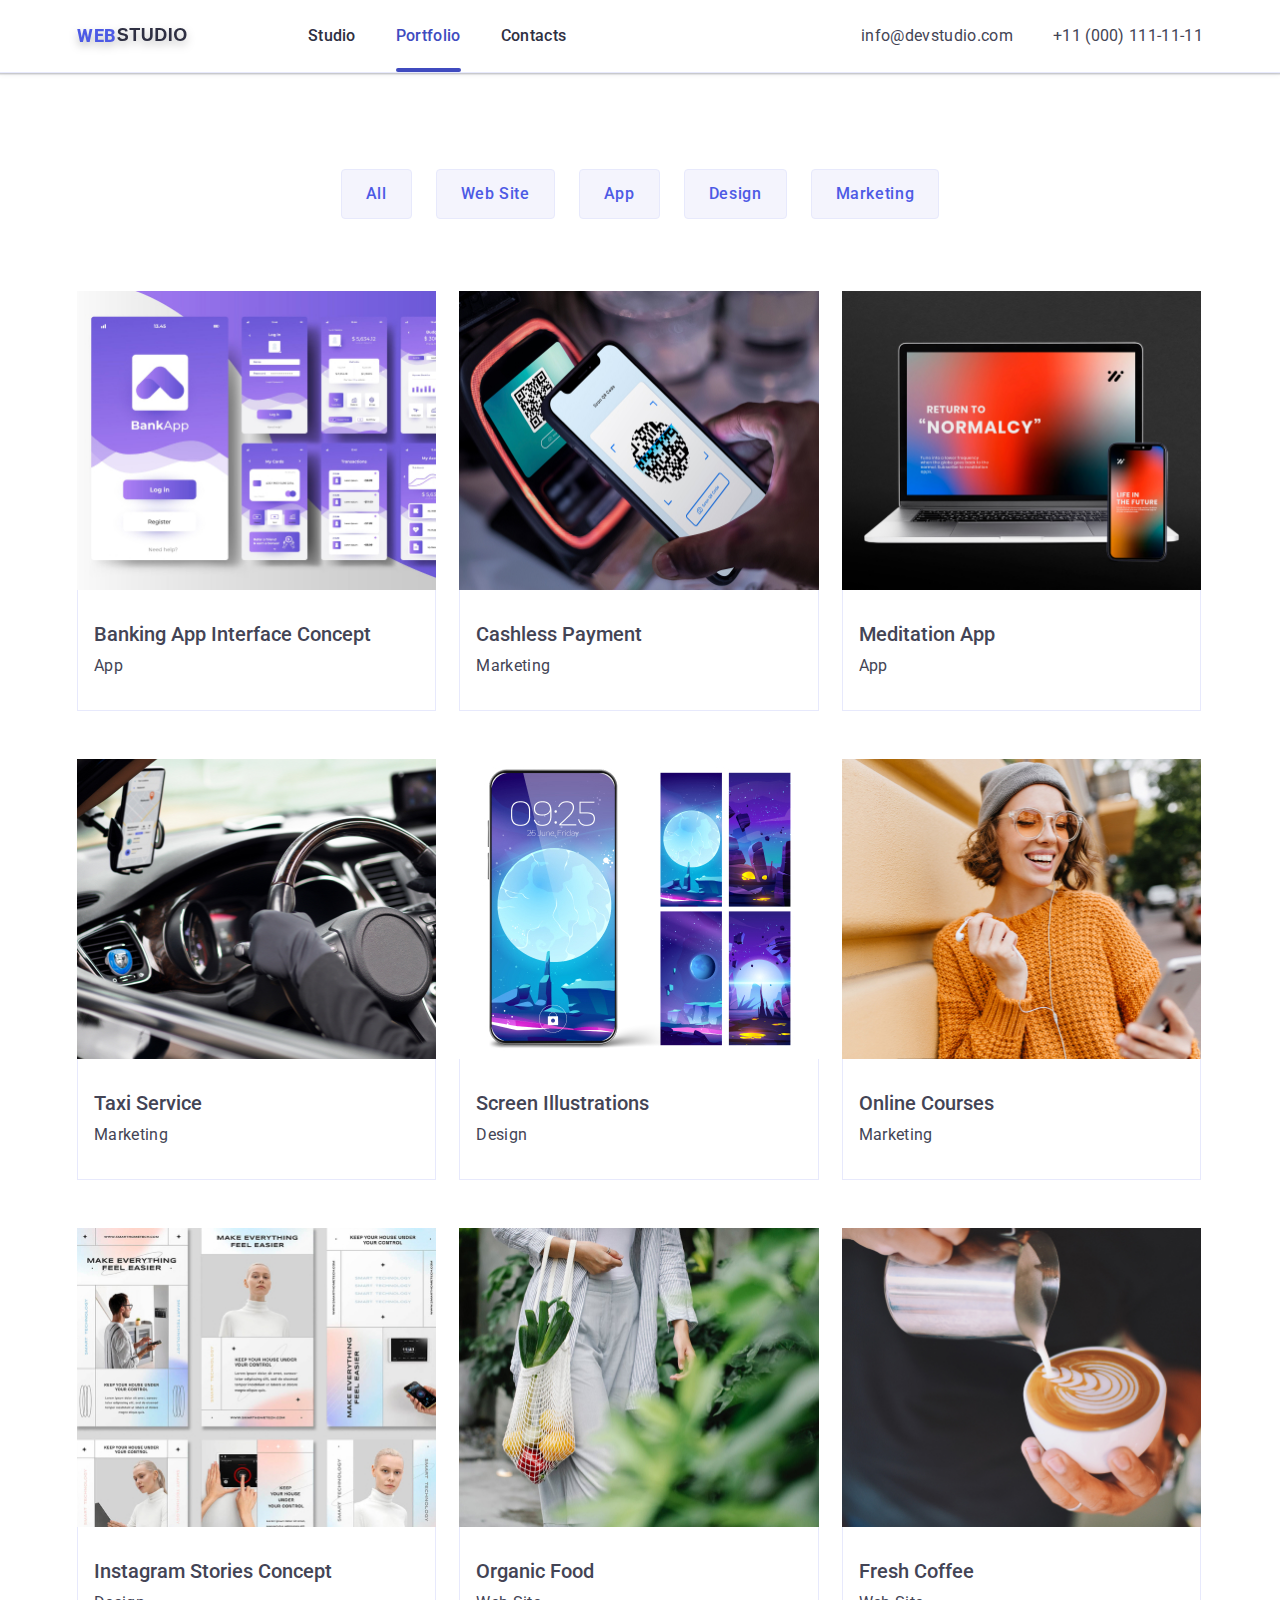
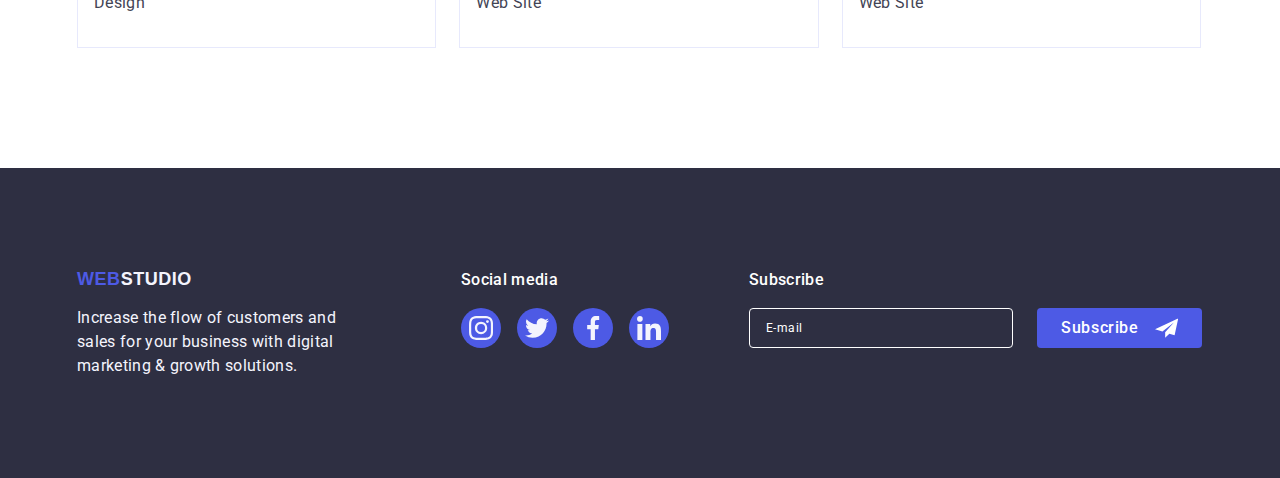
<file: portfolio.html>
<!DOCTYPE html>
<html lang="en">
  <head>
    <meta charset="UTF-8" />
    <meta http-equiv="X-UA-Compatible" content="IE=edge" />
    <meta name="viewport" content="width=device-width, initial-scale=1.0" />
    <title>Студія</title>
    <link rel="preconnect" href="https://fonts.googleapis.com" />
    <link rel="preconnect" href="https://fonts.gstatic.com" crossorigin />
    <link
      href="https://fonts.googleapis.com/css2?family=Raleway:wght@800&family=Roboto:wght@400;500;700;900&display=swap"
      rel="stylesheet"
    />
    <link
      href="https://cdn.jsdelivr.net/npm/modern-normalize@1.1.0/modern-normalize.min.css"
      rel="stylesheet"
    />
    <link rel="stylesheet" href="./css/styles.css" />
  </head>

  <body>
    <!-- header -->

    <header class="header">
      <div class="header-container container">
        <nav class="header-container header-nav">
          <!-- logo -->
          <a class="logo-link link" href="./index.html"
            >Web<span class="header-logo">Studio</span>
          </a>
          <!-- navigation -->
          <ul class="nav-list list">
            <li class="nav-list-item">
              <a class="nav-link link" href="./index.html">Studio</a>
            </li>
            <li class="nav-list-item">
              <a class="nav-link portfolio-current link" href="./portfolio.html"
                >Portfolio</a
              >
            </li>
            <li class="nav-list-item">
              <a class="nav-link link" href="">Contacts</a>
            </li>
          </ul>
        </nav>
        <!-- Contacts -->

        <address class="header-contacts">
          <ul class="contacts-list list">
            <li class="link list">
              <a
                class="contacts-link link list"
                href="mailto:info@devstudio.com"
                >info@devstudio.com</a
              >
            </li>
            <li class="link list">
              <a class="contacts-link link list" href="tel:+110001111111"
                >+11 (000) 111-11-11</a
              >
            </li>
          </ul>
        </address>
      </div>
    </header>
    <!-- main -->

    <main>
      <!-- 1/hero section( first section ) -->

      <section class="portfolio">
        <div class="container">
          <h1 class="visually-hidden">Main page of Portfolio</h1>
          <ul class="list portfolio-main-btn">
            <li>
              <button class="portfolio-btn button" type="button">All</button>
            </li>
            <li>
              <button class="portfolio-btn button" type="button">
                Web Site
              </button>
            </li>
            <li>
              <button class="portfolio-btn button" type="button">App</button>
            </li>
            <li>
              <button class="portfolio-btn button" type="button">Design</button>
            </li>
            <li>
              <button class="portfolio-btn" type="button">Marketing</button>
            </li>
          </ul>

          <!-- Navigation menu -->
          <ul class="portfolio-container list">
            <li class="portfolio-elements">
              <a class="link portfolio-element" href="">
                <div class="portfolio-slider">
                  <img
                    class="portfolio-link"
                    src="./images/portfolioimghw2/img1.jpg"
                    alt="Banking App Interface Concept"
                    width="360"
                  />
                  <div class="overlay">
                    <p class="portfolio-label">
                      14 Stylish and User-Friendly App Design Concepts · Task
                      Manager App · Calorie Tracker App · Exotic Fruit Ecommerce
                      App · Cloud Storage App
                    </p>
                  </div>
                </div>
                <div class="card-item">
                  <h2 class="title">Banking App Interface Concept</h2>
                  <p class="portfolio-photo-txt">App</p>
                </div>
              </a>
            </li>
            <li class="portfolio-elements">
              <a class="link portfolio-element" href="">
                <div class="portfolio-slider">
                  <img
                    class="portfolio-link"
                    src="./images/portfolioimghw2/img2.jpg"
                    alt="Aplication"
                    width="360"
                  />
                  <div class="overlay">
                    <p class="portfolio-label">
                      14 Stylish and User-Friendly App Design Concepts · Task
                      Manager App · Calorie Tracker App · Exotic Fruit Ecommerce
                      App · Cloud Storage App
                    </p>
                  </div>
                </div>
                <div class="card-item">
                  <h2 class="title">Cashless Payment</h2>
                  <p class="portfolio-photo-txt">Marketing</p>
                </div>
              </a>
            </li>
            <li class="portfolio-elements">
              <a class="link portfolio-element" href="">
                <div class="portfolio-slider">
                  <img
                    class="portfolio-link"
                    src="./images/portfolioimghw2/img3.jpg"
                    alt="Cashless Payment"
                    width="360"
                  />
                  <div class="overlay">
                    <p class="portfolio-label">
                      14 Stylish and User-Friendly App Design Concepts · Task
                      Manager App · Calorie Tracker App · Exotic Fruit Ecommerce
                      App · Cloud Storage App
                    </p>
                  </div>
                </div>
                <div class="card-item">
                  <h2 class="title">Meditation App</h2>
                  <p class="portfolio-photo-txt">App</p>
                </div>
              </a>
            </li>
            <li class="portfolio-elements">
              <a class="link portfolio-element" href="">
                <div class="portfolio-slider">
                  <img
                    class="portfolio-link"
                    src="./images/portfolioimghw2/img4.jpg"
                    alt="Taxi Service"
                    width="360"
                  />
                  <div class="overlay">
                    <p class="portfolio-label">
                      14 Stylish and User-Friendly App Design Concepts · Task
                      Manager App · Calorie Tracker App · Exotic Fruit Ecommerce
                      App · Cloud Storage App
                    </p>
                  </div>
                </div>
                <div class="card-item">
                  <h2 class="title">Taxi Service</h2>
                  <p class="portfolio-photo-txt">Marketing</p>
                </div>
              </a>
            </li>
            <li class="portfolio-elements">
              <a class="link portfolio-element" href="">
                <div class="portfolio-slider">
                  <img
                    class="portfolio-link"
                    src="./images/portfolioimghw2/img5.jpg"
                    alt="Moon on the phone"
                    width="360"
                  />
                  <div class="overlay">
                    <p class="portfolio-label">
                      14 Stylish and User-Friendly App Design Concepts · Task
                      Manager App · Calorie Tracker App · Exotic Fruit Ecommerce
                      App · Cloud Storage App
                    </p>
                  </div>
                </div>
                <div class="card-item">
                  <h2 class="title">Screen Illustrations</h2>
                  <p class="portfolio-photo-txt">Design</p>
                </div>
              </a>
            </li>
            <li class="portfolio-elements">
              <a class="link portfolio-element" href="">
                <div class="portfolio-slider">
                  <img
                    class="portfolio-link"
                    src="./images/portfolioimghw2/img6.jpg"
                    alt="Happy woman"
                    width="360"
                  />
                  <div class="overlay">
                    <p class="portfolio-label">
                      14 Stylish and User-Friendly App Design Concepts · Task
                      Manager App · Calorie Tracker App · Exotic Fruit Ecommerce
                      App · Cloud Storage App
                    </p>
                  </div>
                </div>
                <div class="card-item">
                  <h2 class="title">Online Courses</h2>
                  <p class="portfolio-photo-txt">Marketing</p>
                </div>
              </a>
            </li>
            <li class="portfolio-elements">
              <a class="link portfolio-element" href="">
                <div class="portfolio-slider">
                  <img
                    class="portfolio-link"
                    src="./images/portfolioimghw2/img7.jpg"
                    alt="Instagram pages"
                    width="360"
                  />
                  <div class="overlay">
                    <p class="portfolio-label">
                      14 Stylish and User-Friendly App Design Concepts · Task
                      Manager App · Calorie Tracker App · Exotic Fruit Ecommerce
                      App · Cloud Storage App
                    </p>
                  </div>
                </div>
                <div class="card-item">
                  <h2 class="title">Instagram Stories Concept</h2>
                  <p class="portfolio-photo-txt">Design</p>
                </div>
              </a>
            </li>
            <li class="portfolio-elements">
              <a class="link portfolio-element" href="">
                <div class="portfolio-slider">
                  <img
                    class="portfolio-link"
                    src="./images/portfolioimghw2/img8.jpg"
                    alt="woman and vegetables"
                    width="360"
                  />
                  <div class="overlay">
                    <p class="portfolio-label">
                      14 Stylish and User-Friendly App Design Concepts · Task
                      Manager App · Calorie Tracker App · Exotic Fruit Ecommerce
                      App · Cloud Storage App
                    </p>
                  </div>
                </div>
                <div class="card-item">
                  <h2 class="title">Organic Food</h2>
                  <p class="portfolio-photo-txt">Web Site</p>
                </div>
              </a>
            </li>
            <li class="portfolio-elements">
              <a class="link portfolio-element" href="">
                <div class="portfolio-slider">
                  <img
                    class="portfolio-link"
                    src="./images/portfolioimghw2/img9.jpg"
                    alt="barman"
                    width="360"
                  />
                  <div class="overlay">
                    <p class="portfolio-label">
                      14 Stylish and User-Friendly App Design Concepts · Task
                      Manager App · Calorie Tracker App · Exotic Fruit Ecommerce
                      App · Cloud Storage App
                    </p>
                  </div>
                </div>
                <div class="card-item">
                  <h2 class="title">Fresh Coffee</h2>
                  <p class="portfolio-photo-txt">Web Site</p>
                </div>
              </a>
            </li>
          </ul>
        </div>
      </section>
    </main>

    <!-- footer -->

    <footer class="footer">
      <div class="container footer-main-container">
        <div class="footer-logo-container">
          <a class="footer-link link" href="./index.html">
            Web<span class="footer-logo logo">Studio</span>
          </a>
          <p class="footer-txt">
            Increase the flow of customers and sales for your business with
            digital marketing & growth solutions.
          </p>
        </div>
        <div class="footer-socials">
          <p class="footel-socail-txt">Social media</p>
          <ul class="footer-social list">
            <li class="socials-item">
              <a
                class="social-link link"
                href="https://www.instagram.com/"
                target="_blank"
                rel="noopener noreferrer"
                aria-label="Instagram icon"
              >
                <svg class="socials-icon" width="24" height="24">
                  <use href="./images/icons.svg#icon-instagram"></use>
                </svg>
              </a>
            </li>
            <li class="socials-item">
              <a
                class="social-link link"
                href="https://twitter.com/?lang=ru"
                target="_blank"
                rel="noopener noreferrer"
                aria-label="Twitter icon"
              >
                <svg class="socials-icon" width="24" height="24">
                  <use href="./images/icons.svg#icon-twitter"></use>
                </svg>
              </a>
            </li>
            <li class="socials-item">
              <a
                class="social-link link"
                href="https://uk-ua.facebook.com/"
                target="_blank"
                rel="noopener nereferrer"
                aria-label="Facebook icon"
              >
                <svg class="socials-icon" width="24" height="24">
                  <use href="./images/icons.svg#icon-facebook"></use>
                </svg>
              </a>
            </li>
            <li class="socials-item">
              <a
                class="social-link link"
                href="https://www.linkedin.com/"
                target="_blank"
                rel="noopener noreferrer"
                aria-label="Linkedin icon"
              >
                <svg class="socials-icon" width="24" height="24">
                  <use href="./images/icons.svg#icon-linkedin"></use>
                </svg>
              </a>
            </li>
          </ul>
        </div>
        <div class="footer-input">
          <p class="footer-input-label">Subscribe</p>
          <form class="footer-form-div">
            <label for="subscribe_email">
              <input
                class="footer-input-email"
                type="email"
                name="subscribe_email"
                id="subscribe_email"
                placeholder="E-mail"
              />
            </label>
            <button class="footer-input-btn" type="submit">
              Subscribe
              <svg class="footer-input-icon" width="24" height="24">
                <use href="./images/icons.svg#icon-Frametg"></use>
              </svg>
            </button>
          </form>
        </div>
      </div>
    </footer>
  </body>
</html>
</file>
<file: css/styles.css>
@font-face {
  font-family: 'Raleway';
  font-style: normal;
  font-weight: 800;
  font-display: swap;
  src: url(https://fonts.gstatic.com/s/raleway/v28/1Ptxg8zYS_SKggPN4iEgvnHyvveLxVtapbCFPrEVIT9d0c-dYA.woff2)
    format('woff2');
  unicode-range: U+0460-052F, U+1C80-1C88, U+20B4, U+2DE0-2DFF, U+A640-A69F,
    U+FE2E-FE2F;
}

:root {
  --color-iris: #4d5ae5;
  --color-ocean: #404bbf;
  --color-navy-blue: #2e2f42;
  --color-green: #31d0aa;
  --color-slate: #434455;
  --color-light-slate: #8e8f99;
  --color-cornflower: #e7e9fc;
  --color-cloud: #f4f4fd;
  --color-navy-blue-modal: #2e2f42;
  --color-grey: #2e2f42;
  --color-white: #ffffff;
  --color-dairy: #fcfcfc;
  /* Fonts */
  --primary-font: Roboto, sans-serif;
  --secondary-font: Raleway, sans-serif;
  /* Animation */
  --anim-standart: 250ms cubic-bezier(0.4, 0, 0.2, 1);
}

/**
  |============================
  | Reset start
  |============================
*/
.list {
  list-style: none;
}

.link {
  text-decoration: none;
}

h1,
h2,
h3,
h4,
h5,
h6,
p {
  margin: 0;
}

a {
  text-decoration: none;
  color: currentColor;
}

ul,
ol {
  margin: 0;
  padding: 0;
}

img {
  display: block;
  max-width: 100%;
  height: auto;
}

button {
  font-family: inherit;
  color: currentColor;
  cursor: pointer;
}
/**
  |============================
  | Reset end
  |============================
*/

/**
  |============================
  | <Base styles
  |============================
*/

body {
  font-family: var(--primary-font), sans-serif;
  font-size: 16px;
  line-height: 24px;
  color: var(--color-slate);
  background-color: var(--color-white);
}

.link {
  text-decoration: none;
}

.list {
  list-style: none;
}

/**
  |============================
  | /Base styles>
  |============================
*/

/**
  |============================
  | <Basic settings
  |============================
*/

.img {
  display: block;
  max-width: 100%;
  height: auto;
}

/* Phone styles */

.container {
  min-width: 320px;
  max-width: 428px;
  margin-left: auto;
  margin-right: auto;
  padding-left: 16px;
  padding-right: 16px;

  /* outline: 2px solid tomato; */
}

/* Tablet styles */
@media only screen and (min-width: 768px) {
  .container {
    max-width: 768px;
  }
}

/* Desctop styles */
@media only screen and (min-width: 1158px) {
  .container {
    max-width: 1158px;
  }
}

.section {
  padding-top: 96px;
  padding-bottom: 96px;
  /* padding-bottom: 120px; */
}

.title {
  font-size: 20px;
  margin-top: 0;
  margin-bottom: 8px;
  font-weight: 500;
  line-height: 24px;
}

.visually-hidden {
  position: absolute;
  width: 1px;
  height: 1px;
  margin: -1px;
  border: 0;
  padding: 0;

  white-space: nowrap;
  clip-path: inset(100%);
  clip: rect(0 0 0 0);
  overflow: hidden;
}

/**
  |============================
  | /Basic settings>
  |============================
*/
/**
  |============================
  | <Header
  |============================
*/

.header {
  border-bottom: 1px solid #e7e9fc;
  box-shadow: 0px 2px 1px rgba(46, 47, 66, 0.08),
    0px 1px 1px rgba(46, 47, 66, 0.16), 0px 1px 6px rgba(46, 47, 66, 0.08);
}

.header-container {
  display: flex;
  align-items: center;
}

.nav {
  display: flex;
  align-items: center;
  gap: 40px;
}

.header-nav > a {
  font-size: 18px;
  font-weight: 800;
  line-height: 1.17;
  display: flex;
  align-items: center;
  letter-spacing: 0.03em;
  text-transform: uppercase;
}

.logo-link {
  /* font-family: var(--secondary-font), sans-serif;
  font-weight: 800;
  font-size: 18px;
  line-height: 1.17;
  letter-spacing: 0.03em;
  padding-top: 24px;
  padding-bottom: 22px; */
  color: var(--color-iris);
  text-decoration: none;
  text-transform: uppercase;
  filter: drop-shadow(0px 4px 4px rgba(0, 0, 0, 0.25));

  transition-property: color;
  transition-duration: 250ms;
  transition-timing-function: cubic-bezier(0.4, 0, 0.2, 1);
}
.logo-link:hover,
.logo-link:focus {
  color: var(--color-ocean);
}

@media screen and (max-width: 768px) {
  .logo-link {
    padding-top: 24px;
    padding-bottom: 22px;
  }
}

@media screen and (min-width: 768px) and (max-width: 1157px) {
  .logo-link {
    margin-right: 96px;
    /* margin-top: 24px;
    margin-bottom: 24px; */
    /* margin-left: 16px; */
  }
}

@media screen and (min-width: 1158px) {
  .logo-link {
    margin-right: 120px;
  }
}

.header-logo {
  font-family: var(--secondary-font), sans-serif;
  color: var(--color-navy-blue);
  text-decoration: none;
  text-transform: uppercase;
  margin-right: auto;
}

.nav-list-item {
  position: relative;
}

.nav-link {
  display: block;
  padding-top: 24px;
  padding-bottom: 24px;
  font-weight: 500;
  font-size: 16px;
  line-height: 1.5;
  letter-spacing: 0.02em;
  color: var(--color-navy-blue);
  transition-property: color;
  transition-duration: 250ms;
  transition-timing-function: cubic-bezier(0.4, 0, 0.2, 1);
}

.nav-link:hover,
.nav-link:focus {
  color: var(--color-ocean);
}

.nav-link::after {
  content: '';
  display: block;
  position: absolute;
  bottom: 0px;
  left: 0;

  width: 100%;
  height: 4px;
  border-radius: 2px;
  /* color: var(--color-ocean); */
  /* backgrond-color: var(--color-ocean); */
}
.nav-link.current {
  color: var(--color-ocean);
}

.nav-link.current::after,
.nav-link.current:hover::after,
.nav-link.current:focus::after {
  background-color: var(--color-ocean);
}

.nav-link.portfolio-current {
  color: var(--color-ocean);
}

.nav-link.portfolio-current::after,
.nav-link.portfolio-current:hover::after,
.nav-link.portfolio-current:focus::after {
  background-color: var(--color-ocean);
}

.nav-list {
  display: flex;
  align-items: center;
  gap: 40px;
}

@media screen and (max-width: 767px) {
  .nav-list {
    display: none;
  }
}

.header-contacts {
  font-style: normal;
  margin-left: auto;
}

.contacts-list {
  display: block;
  gap: 40px;
}

@media screen and (min-width: 1158px) {
  .contacts-list {
    display: flex;
    align-items: center;
  }
}

@media screen and (max-width: 767px) {
  .contacts-list {
    display: none;
  }
}

@media screen and (min-width: 768px) and (max-width: 1157px) {
  .contacts-list {
    display: flex;
    flex-direction: column;
    font-size: 14px;
    line-height: 1.17;
    letter-spacing: 0.04em;
    gap: 12px;
  }
}

.contacts-link {
  display: block;
  font-weight: 400;
  font-size: 16px;
  line-height: 1.5;
  letter-spacing: 0.02em;
  color: var(--color-slate);
  text-decoration: none;

  transition-property: color;
  transition-duration: 250ms;
  transition-timing-function: cubic-bezier(0.4, 0, 0.2, 1);
}

.contacts-link:hover,
.contacts-link:focus {
  color: var(--color-ocean);
}

@media screen and (max-width: 1157px) {
  .contacts-link {
    font-weight: 400;
    font-size: 12px;
    line-height: 1.17;
    letter-spacing: 0.04em;
  }
}

/**
  |============================
  | /Header>
  |============================
*/

/**
  |============================
  | <Hero
  |============================
*/

.hero-section {
  background-color: var(--color-navy-blue);
  text-align: center;
  padding-top: 112px;
  padding-bottom: 112px;
}

@media screen and (min-width: 1158px) {
  .hero-section {
    padding-top: 188px;
    padding-bottom: 188px;
  }
}

.hero-overlay {
  margin-left: auto;
  margin-right: auto;
  background-size: cover;
  background-position: center;
  background-repeat: no-repeat;
}

/* Mobile hero version */

@media screen and (min-device-pixel-ration: 2) and (max-width: 767px),
  screen and (min-resolution: 192dpi) and (max-width: 767px),
  screen and (min-resolution: 2dppx) and (max-width: 767px) {
  .hero-overlay {
    background-image: linear-gradient(
        rgba(46, 47, 66, 0.7),
        rgba(46, 47, 66, 0.7)
      ),
      url('../images/hero-mobile/Dark-bg_mob@2x.jpg');
  }
}

@media screen and (max-width: 767px) {
  .hero-overlay {
    background-image: linear-gradient(
        rgba(46, 47, 66, 0.7),
        rgba(46, 47, 66, 0.7)
      ),
      url('../images/hero-mobile/Dark-bg_mob@1x.jpg');
    /* max-width: 428px; */
    min-height: 432px;
  }
}

/* Tablet hero version */

@media screen and (min-device-pixel-ration: 2) and (min-width: 768px),
  screen and (min-resolution: 192dpi) and (min-width: 768px),
  screen and (min-resolution: 2dppx) and (min-width: 768px) {
  .hero-overlay {
    background-image: linear-gradient(
        rgba(46, 47, 66, 0.7),
        rgba(46, 47, 66, 0.7)
      ),
      url('../images/hero-tab/Dark-bg_tab@2x.jpg');
  }
}

@media screen and (min-width: 768px) {
  .hero-overlay {
    background-image: linear-gradient(
        rgba(46, 47, 66, 0.7),
        rgba(46, 47, 66, 0.7)
      ),
      url('../images/hero-tab/Dark-bg_tab@1x.jpg');
    /* max-width: 768px; */
    min-height: 436px;
  }
}

/* Desktop hero version */

@media screen and (min-device-pixel-ration: 2) and (min-width: 1158px),
  screen and (min-resolution: 192dpi) and (min-width: 1158px),
  screen and (min-resolution: 2dppx) and (min-width: 1158px) {
  .hero-overlay {
    background-image: linear-gradient(
        rgba(46, 47, 66, 0.7),
        rgba(46, 47, 66, 0.7)
      ),
      url('../images/hero-desc/office_desc@2x.jpg');
  }
}

@media screen and (min-width: 1158px) {
  .hero-overlay {
    background-image: linear-gradient(
        rgba(46, 47, 66, 0.7),
        rgba(46, 47, 66, 0.7)
      ),
      url('../images/hero-desc/office_desc@1x.jpg');

    max-width: 1440px;
    min-height: 600px;
  }
}

.hero-container {
}

.hero-title {
  font-weight: 700;
  font-size: 36px;
  line-height: 1.11;
  letter-spacing: 0.02em;
  text-align: center;
  margin-top: 0;
  margin-right: auto;
  margin-bottom: 72px;
  margin-left: auto;
  color: #ffffff;

  display: block;
  max-width: 320px;
}

@media screen and (min-width: 768px) {
  .hero-title {
    font-size: 56px;
    line-height: 1.07;
    margin-bottom: 36px;
    max-width: 496px;
  }
}

@media screen and (min-width: 1158px) {
  .hero-title {
    margin-bottom: 48px;
  }
}

/* .hero-title {
  font-weight: 700;
  font-size: 36px;
  line-height: 1.11;
  text-align: center;
  letter-spacing: 0.02em;
  margin-top: 0;
  margin-right: auto;
  margin-left: auto;
  color: #ffffff;
  letter-spacing: 0.02em;

  padding-bottom: 72px;
  display: block;
  max-width: 320px;
} */

/* max-width: 496px; */
/* 
@media screen and (min-width: 768px) {
  .hero-title {
    font-size: 56px;
    line-height: 1.07;
    margin-bottom: 36px;
  }
} */

.hero-btn {
  display: block;
  padding: auto;
  font-family: 'Roboto', sans-serif;
  font-weight: 500;
  font-size: 16px;
  line-height: 1.5;
  letter-spacing: 0.04em;
  align-items: center;
  color: var(--color-white);
  background-color: var(--color-iris);
  cursor: pointer;
  border-radius: 4px;
  padding: 16px 32px;
  margin-right: auto;
  margin-left: auto;
  min-width: 169px;
  height: 56px;
  border: none;

  transition-property: background-color;
  transition-duration: 250ms;
  transition-timing-function: cubic-bezier(0.4, 0, 0.2, 1);
}
.hero-btn:hover,
.hero-btn:focus {
  background-color: var(--color-ocean);
}

/**
  |============================
  | /Hero>
  |============================
*/
/**
  |============================
  | 2 Section
  |============================
*/

.superior-section {
}
.superior-list {
  display: flex;
  gap: 24px;
}

@media screen and (max-width: 767px) {
  .superior-list {
    flex-direction: column;
    /* display: inline-block; */
    text-align: center;
    margin-right: auto;
    margin-left: auto;
    gap: 72px;
  }
}

@media screen and (min-width: 768px) and (max-width: 1157px) {
  .superior-list {
    flex-wrap: wrap;
    gap: 24px;
    row-gap: 72px;
  }
}

.superior-list-item {
  width: 264px;
}

@media screen and (max-width: 767px) {
  .superior-list-item {
    width: auto;
  }
}

@media screen and (max-width: 767px) {
  .superior-list-item:not(:last-child) {
    /* margin-bottom: 76px; */
  }
}

@media screen and (min-width: 768px) and (max-width: 1157px) {
  .superior-list-item {
    width: 356px;
  }
}

@media screen and (min-width: 768px) and (max-width: 1157px) {
  .superior-txt {
    font-weight: 400;
    font-size: 16px;
    line-height: 1.5;
    text-align: center;
    letter-spacing: 0.02em;
  }
}

.superior-icon-area {
  display: flex;
  height: 112px;
  align-items: center;
  justify-content: center;
  margin: 24px, 100px;
  background-color: var(--color-cloud);
  border-radius: 4px;
  margin-bottom: 8px;
}

@media screen and (max-width: 1157px) {
  .superior-icon-area {
    visibility: hidden;
    display: none;
  }
}

.superior-title {
  font-weight: 500;
  font-size: 20px;
  line-height: 1.2;
  letter-spacing: 0.02em;
  color: var(--color-navy-blue);
  background-color: var(--color-white);
}

@media screen and (max-width: 1157px) {
  .superior-title {
    font-weight: 700;
    font-size: 36px;
    line-height: 1.11;
  }
}

.superior-icon {
  margin: 24px, 100px;
}

.portfolio-photo-title {
  font-weight: 500;
  font-size: 20px;
  line-height: 1.2;
  letter-spacing: 0.02em;
  color: var(--color-navy-blue);
}

.superior-txt {
  font-weight: 400;
  font-size: 16px;
  line-height: 1.5;
  letter-spacing: 0.02em;
  color: var(--color-slate);
}

@media screen and (max-width: 1157px) {
  .superior-txt {
    font-weight: 500;
    font-size: 16px;
    line-height: 1.5;
    text-align: left;
  }
}

.portfolio-photo-txt {
  font-size: 16px;
  line-height: 1.5;
  letter-spacing: 0.02em;
  color: var(--color-slate);
}

/**
  |============================
  | <3 Section
  |============================
*/

.action-section {
  padding-top: 0;
}

@media screen and (max-width: 1157px) {
  .action-section {
    display: none;
  }
}

.action-section {
  /* Phone styles */
  display: none;
}

/* Tablet styles */
@media only screen and (min-width: 768px) {
  .action-section {
    display: none;
  }
}

/* Desctop styles */
@media only screen and (min-width: 1158px) {
  .action-section {
    display: block;
  }
}

.action-title {
  font-weight: 700;
  font-size: 36px;
  line-height: 1.11;
  letter-spacing: 0.02em;
  text-align: center;
  text-transform: capitalize;
  color: var(--color-navy-blue);
  padding-top: 0;
  margin-top: 0;
  margin-bottom: 72px;
}

.list-doing {
  display: flex;
  gap: 24px;
}

.doing-item {
  display: block;
  width: 360px;
}

/**
  |============================
  | /3 Section
  |============================
*/

/**
  |============================
  | <4 Section
  |============================
*/

.team-section {
  background-color: var(--color-cloud);
}
.team-title {
  font-weight: 700;
  font-size: 36px;
  line-height: 1.11;
  text-align: center;
  letter-spacing: 0.02em;
  text-transform: capitalize;
  color: var(--color-navy-blue);
  background-color: var(--color-cloud);
  margin-top: 0;
  margin-bottom: 72px;
}
.team-list {
  display: flex;
  gap: 24px;
}

@media screen and (max-width: 767px) {
  .team-list {
    row-gap: 72px;
  }
}

@media screen and (max-width: 1157px) {
  .team-list {
    flex-wrap: wrap;
    justify-content: center;
    row-gap: 64px;
    column-gap: 24px;
  }
}

.team-item {
  background-color: var(--color-white);
  box-shadow: 0px 1px 6px rgba(46, 47, 66, 0.08),
    0px 1px 1px rgba(46, 47, 66, 0.16), 0px 2px 1px rgba(46, 47, 66, 0.08);
  border-radius: 0px 0px 4px 4px;
}

@media screen and (max-width: 767px) {
  .team-item {
    justify-content: center;
    margin-right: auto;
    margin-left: auto;
    row-gap: 72px;
  }
}

@media screen and (min-width: 767px) and (max-width: 1157px) {
  .team-item {
    /* margin-right: auto;
    margin-left: auto; */
    row-gap: 24px;
    column-gap: 64px;
  }
}

.team-container {
  padding: 32px 0;
  border-radius: 0px 0px 4px 4px;
}

.team-employee {
  font-weight: 500;
  font-size: 20px;
  line-height: 1.2;
  text-align: center;
  letter-spacing: 0.02em;
  color: var(--color-navy-blue);
  background-color: var(--color-white);
  margin-bottom: 8px;
}
.team-job {
  font-size: 16px;
  line-height: 1.5;
  text-align: center;
  letter-spacing: 0.02em;
  color: var(--color-slate);
  margin-bottom: 8px;
}

.socials {
  display: flex;
  justify-content: center;
  gap: 24px;
}

.socials-item {
}

.socials-link {
  display: flex;
  width: 40px;
  height: 40px;
  justify-content: center;
  align-items: center;

  background-color: var(--color-iris);
  border-radius: 50%;

  transition-property: background-color;
  transition-duration: 250ms;
  transition-timing-function: cubic-bezier(0.4, 0, 0.2, 1);
}

.socials-link:hover,
.socials-link:focus {
  background-color: var(--color-ocean);
}
/**
  |============================
  | /4 Section>
  |============================
*/
/**
  |============================
  | <5 Section
  |============================
*/

.partner {
  padding-top: 96px;
  padding-bottom: 96px;
}
.partner-title {
  font-weight: 700;
  font-size: 36px;
  line-height: 1.1;
  text-align: center;
  letter-spacing: 0.02em;
  text-transform: capitalize;
  color: var(--color-navy-blue);
  margin-bottom: 72px;
}
.partner-list {
  display: flex;
  flex-wrap: wrap;
  justify-content: center;
  gap: 16px;
  row-gap: 72px;
}

@media screen and (min-width: 768px) {
  .partner-list {
    gap: 24px;
    row-gap: 72px;
  }
}

@media screen and (max-width: 767px) {
  .partner-item {
    flex-basis: calc((100% - 16px) / 2);
  }
}

.partner-logo {
  display: inline-block;
  border: 16px 32px var(--color-navy-blue-modal);
  fill: currentColor;
}

.partner-logo:hover,
.partner-logo:focus {
  color: var (--color-ocean);
}

.partner-border {
  display: 100%;
  width: 190px;
  height: 88px;
  display: flex;
  align-items: center;
  justify-content: center;
  flex-wrap: nowrap;
  background-color: var(--color-white);
  color: var(--color-light-slate);
  /* height: 100%; */
  border: 1px solid var(--color-light-slate);
  border-radius: 4px;

  transition-property: color;
  transition-duration: 250ms;
  transition-timing-function: cubic-bezier(0.4, 0, 0.2, 1);
}

.partner-border:hover,
.partner-border:focus {
  border-color: var(--color-ocean);
  color: var(--color-ocean);
}

@media screen and (max-width: 767px) {
  .partner-border {
    width: 100%;
  }
}

@media screen and (min-width: 768px) {
  .partner-border {
    width: 190px;
    height: 88;
  }
}

@media screen and (min-width: 1158px) {
  .partner-border {
    width: 166px;
  }
}

@media screen and (min-width: 768px) {
  .partner-logo {
    width: 104px;
  }
}

/**
  |============================
  | /5 Section>
  |============================
*/
/**
  |============================
  | <Footer
  |============================
*/

.footer {
  background-color: var(--color-navy-blue);
  padding-top: 100px;
  padding-bottom: 100px;
  gap: 120px;
}

.footer-main-container {
  display: flex;
  align-items: baseline;
}

@media screen and (max-width: 767px) {
  .footer-main-container {
    flex-wrap: wrap;
    justify-content: center;
    row-gap: 72px;
  }
}

@media screen and (min-width: 768px) and (max-width: 1157px) {
  .footer-main-container {
    display: flex;
    flex-wrap: wrap;
    text-align: left;
    width: 582px;
    gap: 72px 24px;
    /* column-gap: 24px;
    row-gap: 72px; */
    align-items: baseline;
  }
}

.footer-logo-container {
  /* margin-right: 120px; */
  /* align-items: baseline; */
}

@media screen and (min-width: 768px) and (max-width: 1157px) {
  .footer-logo-container {
    display: block;
    align-items: end;
  }
}

.footer-link {
  display: block;
  margin-bottom: 16px;
  font-family: var(--secondary-font), sans-serif;
  font-weight: 800;
  font-size: 18px;
  line-height: 1.17;
  letter-spacing: 0.03em;
  color: var(--color-iris);
  text-decoration: none;
  text-transform: uppercase;
}

@media screen and (max-width: 767px) {
  .footer-link {
    margin-right: auto;
    margin-left: auto;
    text-align: center;
  }
}

.footer-logo {
  font-family: var(--secondary-font), sans-serif;
  font-weight: 800;
  font-size: 18px;
  line-height: 1.17;
  letter-spacing: 0.03em;
  color: var(--color-cloud);
  text-decoration: none;
  text-transform: uppercase;
}

.footer-txt {
  font-size: 16px;
  line-height: 1.5;
  letter-spacing: 0.02em;
  color: var(--color-cloud);
  width: 264px;
}

.footer-socials {
  width: 208px;
  margin-right: 80px;
  margin-left: 120px;
}

@media screen and (max-width: 767px) {
  .footer-socials {
    margin-right: auto;
    margin-left: auto;
  }
}

@media screen and (min-width: 768px) and (max-width: 1157px) {
  .footer-socials {
    margin-right: 0;
    margin-left: 0;
  }
}

.footel-socail-txt {
  font-weight: 500;
  font-size: 16px;
  line-height: 1.5;
  letter-spacing: 0.02em;
  color: var(--color-white);
  margin-bottom: 16px;
}

@media screen and (max-width: 767px) {
  .footel-socail-txt {
    text-align: center;
  }
}

.footer-social {
  display: flex;
  justify-content: center;
  gap: 16px;
}

.social-link {
  display: flex;
  width: 40px;
  height: 40px;
  justify-content: center;
  align-items: center;

  background-color: var(--color-iris);
  border-radius: 50%;

  transition-property: background-color;
  transition-duration: 250ms;
  transition-timing-function: cubic-bezier(0.4, 0, 0.2, 1);
}

.social-link:hover,
.social-link:focus {
  background-color: var(--color-green);
}

.socials-icon {
  fill: var(--color-cloud);
}

.footer-input {
}

@media screen and (max-width: 767px) {
  .footer-input {
    display: flex;
    flex-wrap: wrap;
  }
}

.footer-input-label {
  display: block;
  font-weight: 500;
  font-size: 16px;
  line-height: 1.5;
  letter-spacing: 0.02em;
  color: var(--color-white);
  margin-bottom: 16px;
}

@media screen and (max-width: 767px) {
  .footer-input-label {
    margin-right: auto;
    margin-left: auto;
    justify-content: center;
    text-align: center;
  }
}

.footer-form-div {
  display: flex;
  flex-direction: row;
  gap: 24px;
}

@media screen and (max-width: 767px) {
  .footer-form-div {
    display: flex;
    flex-wrap: wrap;
    justify-content: center;
  }
}

.footer-input-email {
  display: block;
  width: 264px;
  height: 40px;
  padding: 8px 16px;
  background-color: var(--color-navy-blue);

  border: 1px solid var(--color-white);
  border-radius: 4px;

  font-weight: 400;
  font-size: 12px;
  line-height: 2;
  display: flex;
  align-items: center;
  letter-spacing: 0.04em;
  color: var(--color-white);
  outline: 1px solid transparent;
  outline-offset: -1px;

  transition-property: outline-color;
  transition-duration: 250px;
  transition-timing-function: cubic-bezier(0.4, 0, 0.2, 1);
}

.footer-input-email[type='email']::placeholder {
  color: #ffffff;
  opacity: 1;
}

@media screen and (max-width: 767px) {
  .footer-input-email {
    width: 310px;
  }
}

.footer-input-btn {
  position: relative;
  display: flex;
  justify-content: center;
  gap: 16px;
  max-width: 165px;
  max-height: 40px;
  font-weight: 500;
  font-size: 16px;
  line-height: 1.5;
  letter-spacing: 0.04em;
  align-items: center;
  color: var(--color-white);
  background-color: var(--color-iris);
  cursor: pointer;
  border-radius: 4px;
  padding: 8px 24px;
  border: none;

  transition-property: background-color;
  transition-duration: 250ms;
  transition-timing-function: cubic-bezier(0.4, 0, 0.2, 1);
}
.footer-input-btn:hover,
.footer-input-btn:focus {
  background-color: var(--color-ocean);
}

.footer-input-icon {
  display: flex;
  color: var(--color-white);
  gap: 16px;
}
/**
  |============================
  | /Footer>
  |============================
*/

/**
  |============================
  | <Portfolio
  |============================
*/

.portfolio {
  padding: 96px 0 120px;
}

.portfolio-elements:hover .overlay {
  transform: translateY(0%);
}

.portfolio-element {
  display: block;
  transition: box-shadow var(--anim-standart);
}

.portfolio-element:hover,
.portfolio-element:focus {
  box-shadow: 0px 1px 6px rgba(46, 47, 66, 0.08),
    0px 1px 1px rgba(46, 47, 66, 0.16), 0px 2px 1px rgba(46, 47, 66, 0.08);
}

.portfolio-main-btn {
  display: flex;
  gap: 24px;
  justify-content: center;
  margin-bottom: 72px;
}

.portfolio-btn {
  display: flex;
  align-items: center;
  text-align: center;
  gap: 24px;
  font-family: 'Roboto', sans-serif;
  font-weight: 500;
  font-size: 16px;
  line-height: 1.5;
  letter-spacing: 0.04em;
  color: var(--color-iris);
  background-color: var(--color-cloud);
  border-radius: 4px;
  padding: 12px 24px;
  display: inline-block;
  border: 1px solid var(--color-cornflower);

  transition-property: color, background-color, box-shadow;
  transition-duration: 250ms;
  transition-timing-function: cubic-bezier(0.4, 0, 0.2, 1);
}
.portfolio-btn:hover,
.portfolio-btn:focus {
  color: var(--color-white);
  background-color: var(--color-ocean);
  border: 1px solid transparent;
  box-shadow: 0px 3px 1px rgba(0, 0, 0, 0.1), 0px 2px 1px rgba(0, 0, 0, 0.08),
    0px 2px 2px rgba(0, 0, 0, 0.12);
}

.portfolio-container {
  display: flex;
  flex-wrap: wrap;
  column-gap: 23px;
  row-gap: 48px;
}

.portfolio-container > .title {
  font-weight: 500;
  font-size: 20px;
  line-height: 1.2;
  letter-spacing: 0.02em;
  color: var(--color-navy-blue);
}

.portfolio-container > .portfolio-photo-txt {
  font-family: var(--primary-font);
  font-weight: 400;
  font-size: 16px;
  line-height: 1.5;
  letter-spacing: 0.02em;
  color: var(--color-slate);
}

.portfolio-container > .portfolio-elements {
  flex-basis: calc((100% - 48px) / 3);
}

.portfolio-link {
}

.portfolio-slider {
  position: relative;
  overflow: hidden;
}

.overlay {
  position: absolute;
  top: 0;
  left: 0;
  transform: translateY(101%);

  width: 100%;
  height: 100%;
  background-color: var(--color-iris);

  transition: transform var(--anim-standart);
}
.portfolio-label {
  text-align: center;
  color: var(--color-cloud);
  padding-top: 40px;
  padding-right: 32px;
  padding-bottom: 164px;
  padding-left: 32px;
}

.card-item {
  border: 1px solid #e7e9fc;
  border-top: none;
  padding: 32px 16px;
}
/**
  |============================
  | /Portfolio>
  |============================
*/

/**
  |============================
  | Modal styles
  |============================
*/

.backdrop {
  position: fixed;
  width: 100%;
  height: 100%;
  top: 0;
  right: 0;
  bottom: 0;
  left: 0;
  background: rgba(46, 47, 66, 0.4);

  visibility: visible;
  opacity: 1;

  transition: opacity 200ms ease, visibility 200ms ease,
    backdrop-filter 200ms ease;
}

.backdrop.is-hidden {
  visibility: hidden;
  opacity: 0;
  pointer-events: none;
}

.modal {
  position: absolute;
  top: 50%;
  left: 50%;
  transform: translate(-50%, -50%);
  width: 408px;
  height: auto;
  padding: 72px 16px 24px;
  background-color: var(--color-dairy);
  box-shadow: 0px 1px 1px rgba(0, 0, 0, 0.14), 0px 1px 3px rgba(0, 0, 0, 0.12),
    0px 2px 1px rgba(0, 0, 0, 0.2);
  border-radius: 4px;

  transform: translate(-50%, -50%) rotate(0) scale(1);
  opacity: 1;

  transition: transform 300ms linear 200ms, opacity 300ms linear 200ms;
}

@media screen and (max-width: 396px) {
  .modal {
    width: 100%;
  }
}

@media screen and (min-width: 397px) and (max-width: 767px) {
  .modal {
    width: 392px;
  }
}

@media screen and (min-width: 768px) and (max-width: 1157px) {
  .modal {
    width: 408px;
    height: auto;
  }
}

.modal-button {
  position: absolute;
  top: 16px;
  right: 16px;
  display: flex;
  align-items: center;
  justify-content: center;
  margin-left: auto;
  width: 24px;
  height: 24px;
  box-sizing: border-box;
  fill: var(--color-navy-blue);
  background-color: var(--color-cornflower);
  border-radius: 50%;
  border: 1px solid rgba(0, 0, 0, 0.1);

  transition-property: fill, background-color;
  transition-duration: 250ms;
  transition-timing-function: cubic-bezier(0.4, 0, 0.2, 1);
}
.modal-button:hover,
.modal-button:focus {
  fill: var(--color-white);
  background-color: var(--color-ocean);
}

.modal-button:hover .modal-icon,
.modal-button:focus .modal-icon {
  fill: var(--color-white);
}

.is-hidden {
  opacity: 0;
  visibility: hidden;
  pointer-events: none;
}
.backdrop.is-hidden .modal {
  transform: translate(-50%, -50%) rotate(0) translate(0.2);
  opacity: 0;
}

.modal-title {
  display: block;
  font-size: 16px;
  line-height: 1.5;
  text-align: center;
  color: var(--color-navy-blue);
  margin-bottom: 16px;
}
.modal-form {
}
.modal-form-label {
  display: block;
  font-size: 12px;
  margin-bottom: 4px;
  line-height: 1.17;
  letter-spacing: 0.04em;
  color: var(--color-light-slate);
}
.modal-svg {
  position: relative;
  margin-bottom: 8px;
}
.modal-form-input {
  width: 100%;
  height: 40px;
  padding: 0 38px;

  border: 1px solid rgba(46, 47, 66, 0.4);
  border-radius: 4px;

  outline: none;
  outline-offset: -2px;

  transition-property: border-color;
  transition-duration: 250ms;
  transition-timing-function: cubic-bezier(0.4, 0, 0.2, 1);
}

.modal-form-input:hover,
.modal-form-input:focus {
  border-color: var(--color-iris);
}

.modal-icons {
  position: absolute;
  top: 50%;
  left: 16px;

  transform: translateY(-50%);

  transition-property: fill;
  transition-duration: 250ms;
  transition-timing-function: cubic-bezier(0.4, 0, 0.2, 1);

  pointer-events: none;
}

.modal-form-input:hover + .modal-icons,
.modal-form-input:focus + .modal-icons {
  fill: var(--color-iris);
}

.modal-form-message {
  width: 100%;
  height: 120px;
  resize: none;
  margin-bottom: 16px;

  padding: 8px 16px;
  font-size: 16px;
  line-height: 1.17;
  letter-spacing: 0.04em;

  border: 1px solid rgba(46, 47, 66, 0.4);
  border-radius: 4px;

  outline: 2px solid transparent;
  outline-offset: -2px;

  transition-property: outline-color;
  transition-duration: 250ms;
  transition-timing-function: cubic-bezier(0.4, 0, 0.2, 1);
}

.modal-form-message:hover,
.modal-form-message:focus {
  outline-color: var(--color-iris);
}

.modal-form-message::placeholder {
  color: rgba(46, 47, 66, 0.4);
}
.modal-form-agreement {
  display: flex;
  align-items: center;
  gap: 8px;
  margin-bottom: 24px;
}

.modal-form-agreement-box {
  appearance: none;
}

.modal-form-agreement-unchecked {
  opacity: 1;
  transition: var(--anim-fast);
}

.modal-form-agreement-icon {
  transition-property: color;
  transition-duration: 250ms;
  transition-timing-function: cubic-bezier(0.4, 0, 0.2, 1);
}

input[type='checkbox']:checked
  + .modal-form-agreement-icon
  > .modal-form-agreement-unchecked {
  opacity: 0;
}

.modal-form-agreement-checked {
  opacity: 0;
  transition: var(--anim-fast);
}
input[type='checkbox']:checked
  + .modal-form-agreement-icon
  > .modal-form-agreement-checked {
  opacity: 1;
}

.modal-form-agreement-text {
  font-weight: 400;
  font-size: 12px;
  line-height: 1.17;
  letter-spacing: 0.04em;
  color: var(--color-light-slate);
}
.modal-form-agreement-link {
  text-decoration: underline;
  color: var(--color-iris);
}

.modal-btn {
  display: block;
  font-weight: 500;
  font-size: 16px;
  line-height: 1.5;
  letter-spacing: 0.04em;
  align-items: center;
  color: var(--color-white);
  background-color: var(--color-iris);
  cursor: pointer;
  border-radius: 4px;
  padding: 16px 32px;
  margin-right: auto;
  margin-left: auto;
  min-width: 169px;
  height: 56px;
  border: none;
  box-shadow: 0px 4px 4px rgba(0, 0, 0, 0.15);
  border-radius: 4px;

  transition-property: background-color;
  transition-duration: 250ms;
  transition-timing-function: cubic-bezier(0.4, 0, 0.2, 1);
}
.modal-btn:hover,
.modal-btn:focus {
  background-color: var(--color-ocean);
}

/**
  |============================
  | <Mobile
  |============================
*/

.menu-toggle {
  min-height: 32px;
  min-width: 22px;
  display: flex;
  align-items: center;
  justify-content: center;

  margin: 0;
  padding: 0;
  background-color: transparent;
  cursor: pointer;
  border: none;
  border-radius: 50%;
  outline: none;
}

.js-close-menu {
  position: absolute;
  top: 16px;
  right: 16px;
  display: flex;
  align-items: center;
  justify-content: center;
  margin-left: auto;
  width: 24px;
  height: 24px;
  box-sizing: border-box;
  fill: var(--color-navy-blue);
  background-color: var(--color-cornflower);
  border-radius: 50%;
  border: 1px solid rgba(0, 0, 0, 0.1);

  transition-property: fill, background-color;
  transition-duration: 250ms;
  transition-timing-function: cubic-bezier(0.4, 0, 0.2, 1);
}

@media (min-width: 768px) {
  .menu-toggle {
    display: none;
  }
}

.menu-toggle-icon {
  stroke: var(--color-navy-blue);
}

.menu-container {
  display: flex;
  flex-direction: column;
  position: fixed;
  top: 0;
  left: 0;
  width: 100vw;
  height: 100vh;
  padding-top: 80px;
  padding-right: 35px;
  padding-bottom: 40px;
  padding-left: 40px;
  background-color: var(--color-white);
  z-index: 999;

  transform: translateX(100%);
  transition: transform 250ms ease-in-out;
}

.menu-container.is-open {
  transform: translateX(0);
}

.menu-container .menu-toggle {
  position: absolute;
  top: 16px;
  right: 16px;
  color: #fff;
}

.mobile-menu {
  display: flex;
  flex-direction: column;
  /* padding: 0;
  margin: 0; */
  list-style: none;
  margin-bottom: auto;
  gap: 40px;
}

.mobile-menu-items {
  color: var(--color-navy-blue-modal);
  text-decoration: none;

  font-weight: 700;
  font-size: 36px;
  line-height: 1.11;
  letter-spacing: 0.02em;
}

.mobile-menu-items::after {
  content: '';
  display: block;
  position: absolute;
  bottom: 0px;
  left: 0;
}

.mobile-menu-items.current {
  color: var(--color-ocean);
}

.mob-adrs {
  margin-bottom: 48px;
}

.mobile-burger-tel {
  display: inline-block;
  font-weight: 700;
  font-size: 36px;
  line-height: 1.11;
  letter-spacing: 0.02em;
  text-transform: capitalize;
  color: var(--color-iris);
  margin-bottom: 40px;
  text-align: center;
  font-style: normal;
}

@media screen and (max-width: 767px) {
  .mobile-burger-tel {
    font-size: 24px;
  }
}

.mobile-burger-mail {
  font-style: normal;
  font-weight: 500;
  font-size: 20px;
  line-height: 1.2;
  letter-spacing: 0.02em;
  color: var(--color-slate);
}

.mobile-contacts {
  gap: 48px;
}

.mobile-social {
  display: flex;
  justify-content: center;
  gap: 36px;
  margin: 0 auto;
}

@media screen and (min-width: 428px) {
  .mobile-social {
    gap: 56px;
  }
}
/**
  |============================
  | /Mobile>
  |============================
*/
</file>
